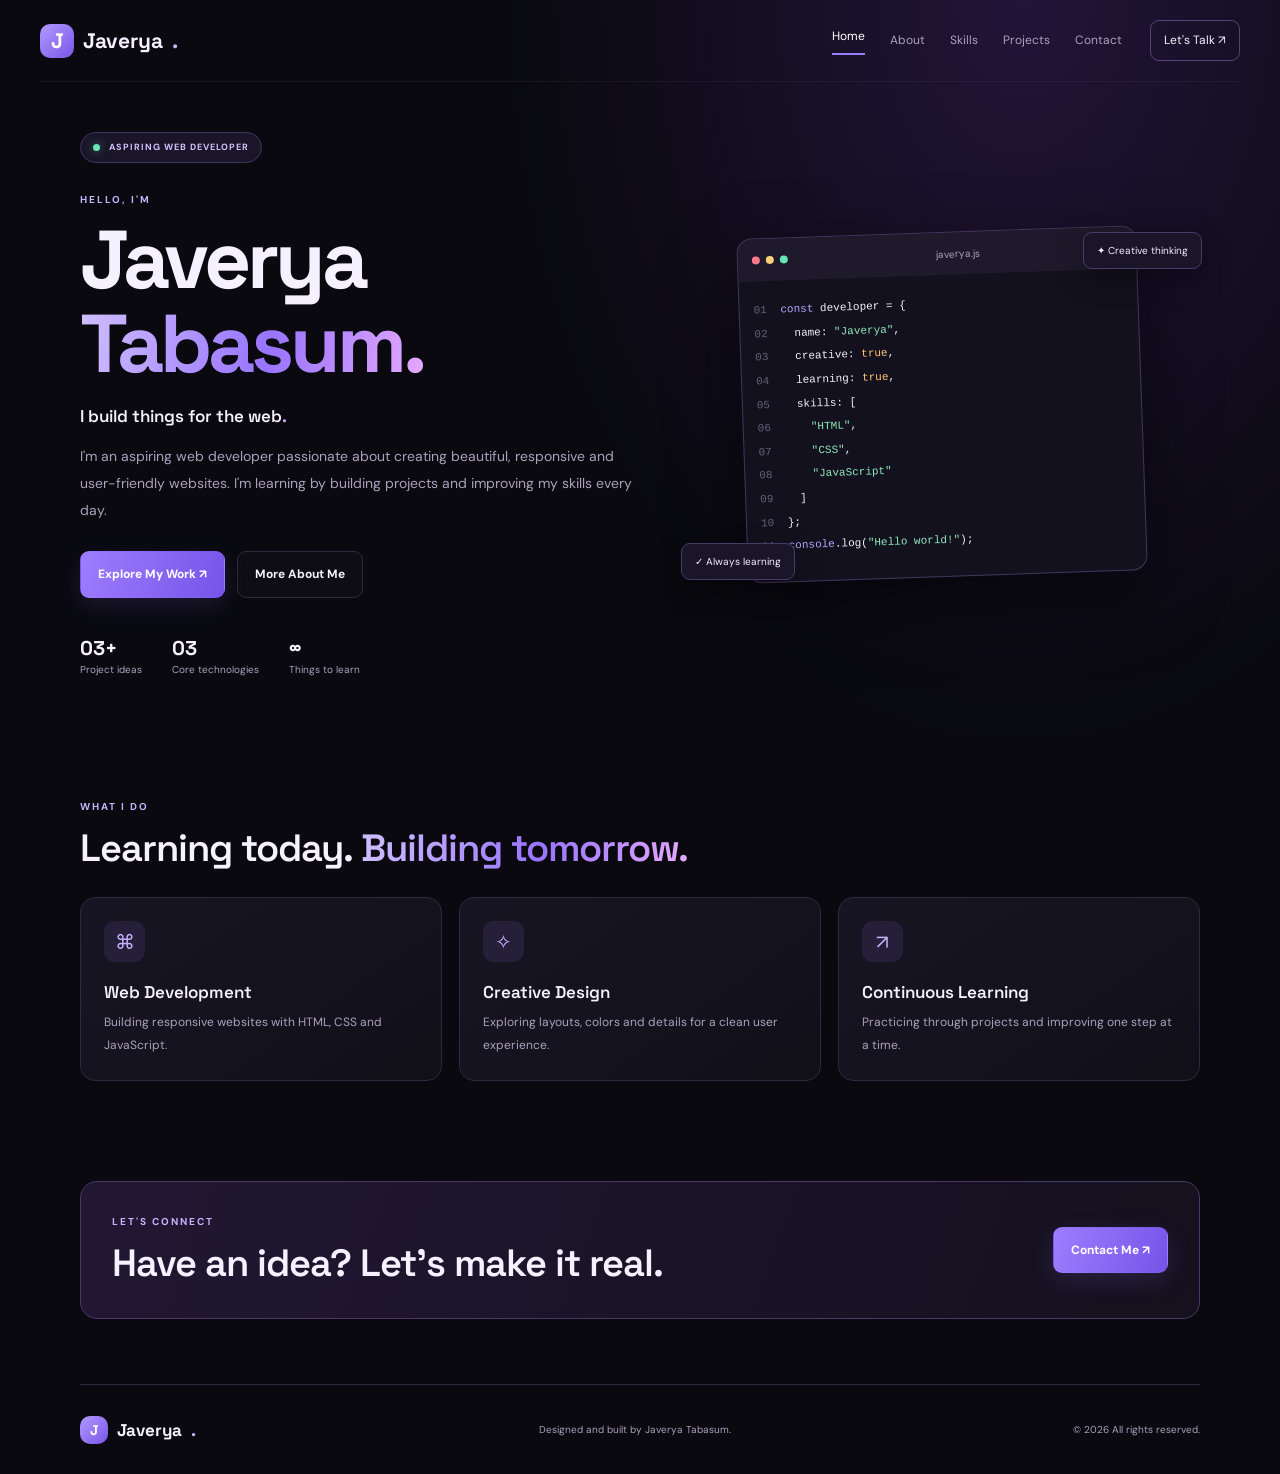
<file: index.html>
<!DOCTYPE html>
<html lang="en">
<head>
  <meta charset="UTF-8">
  <meta name="viewport" content="width=device-width, initial-scale=1.0">
  <meta name="description" content="Javerya Tabasum's web development portfolio.">
  <title>Javerya Tabasum | Portfolio</title>
  <link rel="stylesheet" href="css/style.css">
  <script src="js/script.js" defer></script>
</head>
<body>
  <header class="header">
    <a class="logo" href="index.html"><span>J</span> Javerya<span class="purple">.</span></a>
    <button class="menu-toggle" aria-label="Toggle menu" aria-expanded="false">☰</button>
    <nav class="nav">
      <a class="active" href="index.html">Home</a>
      <a href="about.html">About</a>
      <a href="skills.html">Skills</a>
      <a href="projects.html">Projects</a>
      <a href="contact.html">Contact</a>
    </nav>
    <a class="nav-cta" href="contact.html">Let's Talk ↗</a>
  </header>

  <main>
    <section class="hero container">
      <div class="hero-content">
        <p class="badge"><span class="dot"></span> ASPIRING WEB DEVELOPER</p>
        <p class="eyebrow">HELLO, I'M</p>
        <h1>Javerya<br><span class="gradient">Tabasum.</span></h1>
        <h2>I build things for the web<span class="purple">.</span></h2>
        <p class="description">
          I'm an aspiring web developer passionate about creating beautiful,
          responsive and user-friendly websites. I'm learning by building
          projects and improving my skills every day.
        </p>
        <div class="hero-buttons">
          <a class="btn primary" href="projects.html">Explore My Work ↗</a>
          <a class="btn secondary" href="about.html">More About Me</a>
        </div>
        <div class="quick-stats">
          <div><strong>03+</strong><span>Project ideas</span></div>
          <div><strong>03</strong><span>Core technologies</span></div>
          <div><strong>∞</strong><span>Things to learn</span></div>
        </div>
      </div>

      <div class="hero-visual">
        <div class="orb orb-one"></div>
        <div class="orb orb-two"></div>
        <div class="code-card">
          <div class="code-top"><span></span><span></span><span></span><small>javerya.js</small></div>
          <div class="code">
            <p><i>01</i> <b>const</b> developer = {</p>
            <p><i>02</i> &nbsp; name: <em>"Javerya"</em>,</p>
            <p><i>03</i> &nbsp; creative: <strong>true</strong>,</p>
            <p><i>04</i> &nbsp; learning: <strong>true</strong>,</p>
            <p><i>05</i> &nbsp; skills: [</p>
            <p><i>06</i> &nbsp; &nbsp; <em>"HTML"</em>,</p>
            <p><i>07</i> &nbsp; &nbsp; <em>"CSS"</em>,</p>
            <p><i>08</i> &nbsp; &nbsp; <em>"JavaScript"</em></p>
            <p><i>09</i> &nbsp; ]</p>
            <p><i>10</i> };</p>
            <p><i>11</i> <b>console</b>.log(<em>"Hello world!"</em>);</p>
          </div>
        </div>
        <div class="floating floating-top">✦ Creative thinking</div>
        <div class="floating floating-bottom">✓ Always learning</div>
      </div>
    </section>

    <section class="container section">
      <div class="section-heading">
        <div><p class="eyebrow">WHAT I DO</p><h2>Learning today. <span class="gradient">Building tomorrow.</span></h2></div>
      </div>
      <div class="cards three">
        <article class="card"><span class="card-icon">⌘</span><h3>Web Development</h3><p>Building responsive websites with HTML, CSS and JavaScript.</p></article>
        <article class="card"><span class="card-icon">✧</span><h3>Creative Design</h3><p>Exploring layouts, colors and details for a clean user experience.</p></article>
        <article class="card"><span class="card-icon">↗</span><h3>Continuous Learning</h3><p>Practicing through projects and improving one step at a time.</p></article>
      </div>
    </section>

    <section class="container callout">
      <div><p class="eyebrow">LET'S CONNECT</p><h2>Have an idea? Let's make it real.</h2></div>
      <a class="btn primary" href="contact.html">Contact Me ↗</a>
    </section>
  </main>

  <footer class="footer container">
    <a class="logo" href="index.html"><span>J</span> Javerya<span class="purple">.</span></a>
    <p>Designed and built by Javerya Tabasum.</p>
    <p>© <span class="year"></span> All rights reserved.</p>
  </footer>
</body>
</html>
</file>
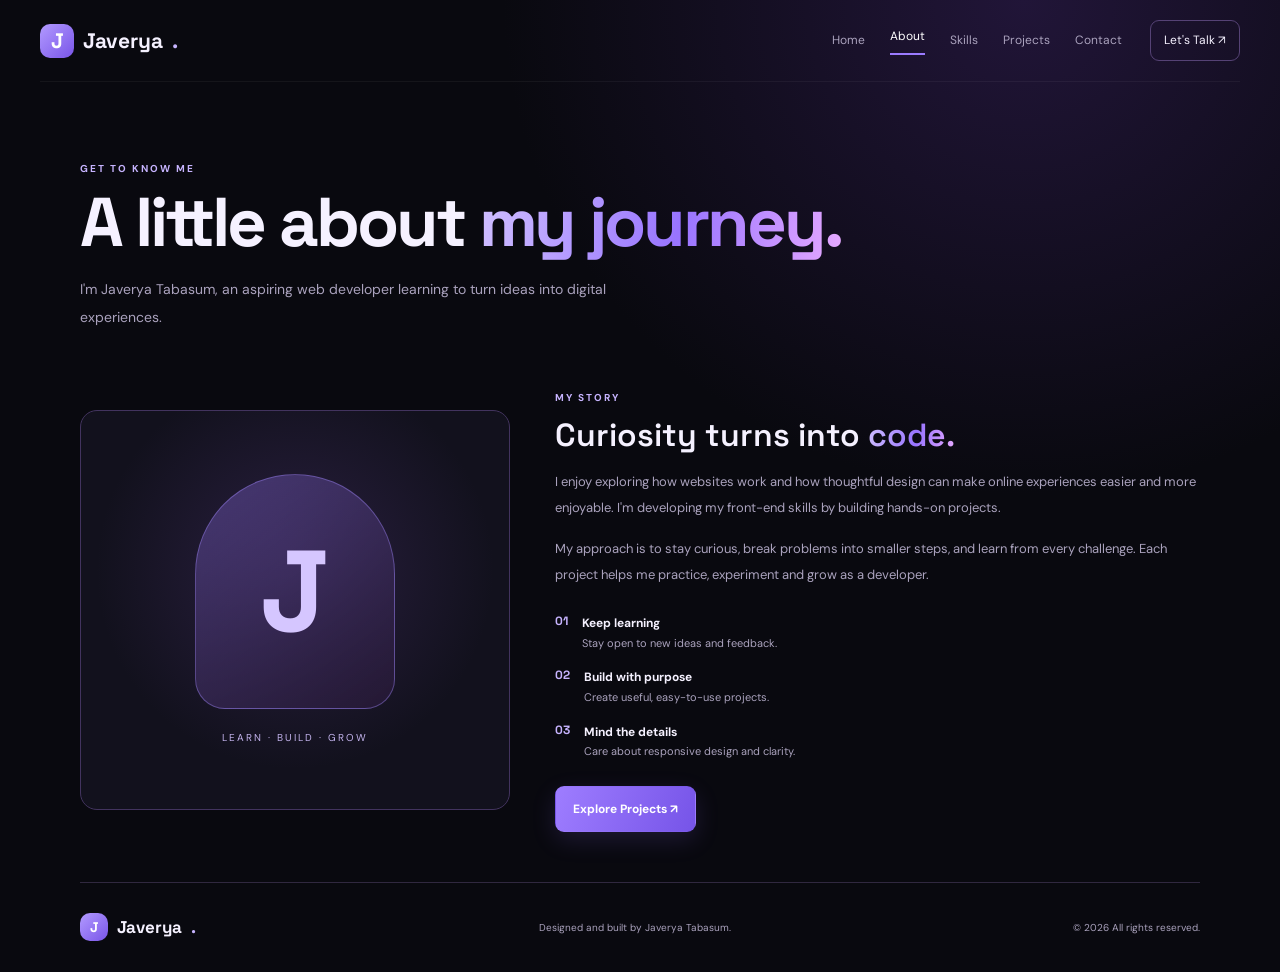
<file: about.html>
<!DOCTYPE html>
<html lang="en">
<head>
  <meta charset="UTF-8">
  <meta name="viewport" content="width=device-width, initial-scale=1.0">
  <title>About | Javerya Tabasum</title>
  <link rel="stylesheet" href="css/style.css">
  <script src="js/script.js" defer></script>
</head>
<body>
  <header class="header">
    <a class="logo" href="index.html"><span>J</span> Javerya<span class="purple">.</span></a>
    <button class="menu-toggle" aria-label="Toggle menu" aria-expanded="false">☰</button>
    <nav class="nav"><a href="index.html">Home</a><a class="active" href="about.html">About</a><a href="skills.html">Skills</a><a href="projects.html">Projects</a><a href="contact.html">Contact</a></nav>
    <a class="nav-cta" href="contact.html">Let's Talk ↗</a>
  </header>
  <main>
    <section class="page-heading container">
      <p class="eyebrow">GET TO KNOW ME</p>
      <h1>A little about <span class="gradient">my journey.</span></h1>
      <p class="description">I'm Javerya Tabasum, an aspiring web developer learning to turn ideas into digital experiences.</p>
    </section>
    <section class="container about-layout">
      <div class="about-art"><div class="big-letter">J</div><p>LEARN · BUILD · GROW</p></div>
      <div class="about-copy">
        <p class="eyebrow">MY STORY</p>
        <h2>Curiosity turns into <span class="gradient">code.</span></h2>
        <p>I enjoy exploring how websites work and how thoughtful design can make online experiences easier and more enjoyable. I'm developing my front-end skills by building hands-on projects.</p>
        <p>My approach is to stay curious, break problems into smaller steps, and learn from every challenge. Each project helps me practice, experiment and grow as a developer.</p>
        <div class="value-list">
          <div><b>01</b><span><strong>Keep learning</strong><small>Stay open to new ideas and feedback.</small></span></div>
          <div><b>02</b><span><strong>Build with purpose</strong><small>Create useful, easy-to-use projects.</small></span></div>
          <div><b>03</b><span><strong>Mind the details</strong><small>Care about responsive design and clarity.</small></span></div>
        </div>
        <a class="btn primary" href="projects.html">Explore Projects ↗</a>
      </div>
    </section>
  </main>
  <footer class="footer container"><a class="logo" href="index.html"><span>J</span> Javerya<span class="purple">.</span></a><p>Designed and built by Javerya Tabasum.</p><p>© <span class="year"></span> All rights reserved.</p></footer>
</body>
</html>
</file>
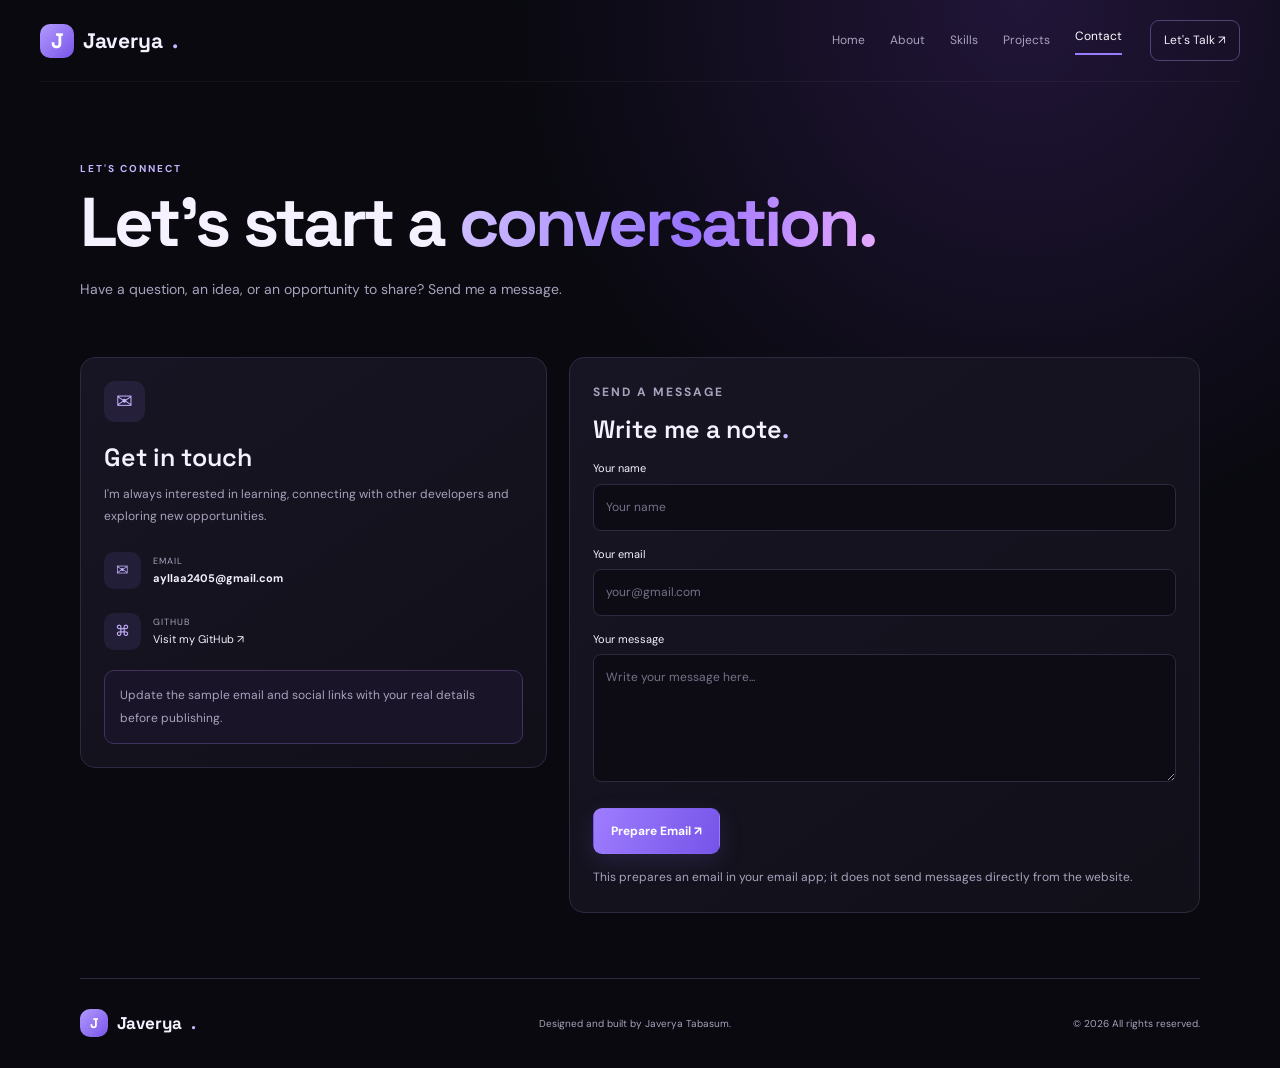
<file: contact.html>
<!DOCTYPE html>
<html lang="en">
<head>
  <meta charset="UTF-8">
  <meta name="viewport" content="width=device-width, initial-scale=1.0">
  <title>Contact | Javerya Tabasum</title>
  <link rel="stylesheet" href="css/style.css">
  <script src="js/script.js" defer></script>
</head>
<body>
  <header class="header">
    <a class="logo" href="index.html"><span>J</span> Javerya<span class="purple">.</span></a>
    <button class="menu-toggle" aria-label="Toggle menu" aria-expanded="false">☰</button>
    <nav class="nav"><a href="index.html">Home</a><a href="about.html">About</a><a href="skills.html">Skills</a><a href="projects.html">Projects</a><a class="active" href="contact.html">Contact</a></nav>
    <a class="nav-cta" href="contact.html">Let's Talk ↗</a>
  </header>
  <main>
    <section class="page-heading container">
      <p class="eyebrow">LET'S CONNECT</p>
      <h1>Let's start a <span class="gradient">conversation.</span></h1>
      <p class="description">Have a question, an idea, or an opportunity to share? Send me a message.</p>
    </section>
    <section class="container contact-layout">
      <div class="card contact-info">
        <span class="card-icon">✉</span>
        <h2>Get in touch</h2>
        <p>I'm always interested in learning, connecting with other developers and exploring new opportunities.</p>
        <div class="contact-detail"><span>✉</span><div><small>EMAIL</small><strong>ayllaa2405@gmail.com</strong></div></div>
        <div class="contact-detail"><span>⌘</span><div><small>GITHUB</small><a href="https://github.com/javerya-bot" target="_blank" rel="noopener noreferrer">Visit my GitHub ↗</a></div></div>

        <p class="notice">Update the sample email and social links with your real details before publishing.</p>
      </div>
      <form class="card contact-form" id="contactForm">
        <p class="eyebrow">SEND A MESSAGE</p>
        <h2>Write me a note<span class="purple">.</span></h2>
        <label for="name">Your name</label>
        <input id="name" name="name" type="text" placeholder="Your name" required maxlength="100">
        <label for="email">Your email</label>
        <input id="email" name="email" type="email" placeholder="your@gmail.com" required maxlength="150">
        <label for="message">Your message</label>
        <textarea id="message" name="message" rows="5" placeholder="Write your message here..." required maxlength="3000"></textarea>
        <button class="btn primary" type="submit">Prepare Email ↗</button>
        <p id="formNote" class="form-note">This prepares an email in your email app; it does not send messages directly from the website.</p>
      </form>
    </section>
  </main>
  <footer class="footer container"><a class="logo" href="index.html"><span>J</span> Javerya<span class="purple">.</span></a><p>Designed and built by Javerya Tabasum.</p><p>© <span class="year"></span> All rights reserved.</p></footer>
</body>
</html>
</file>
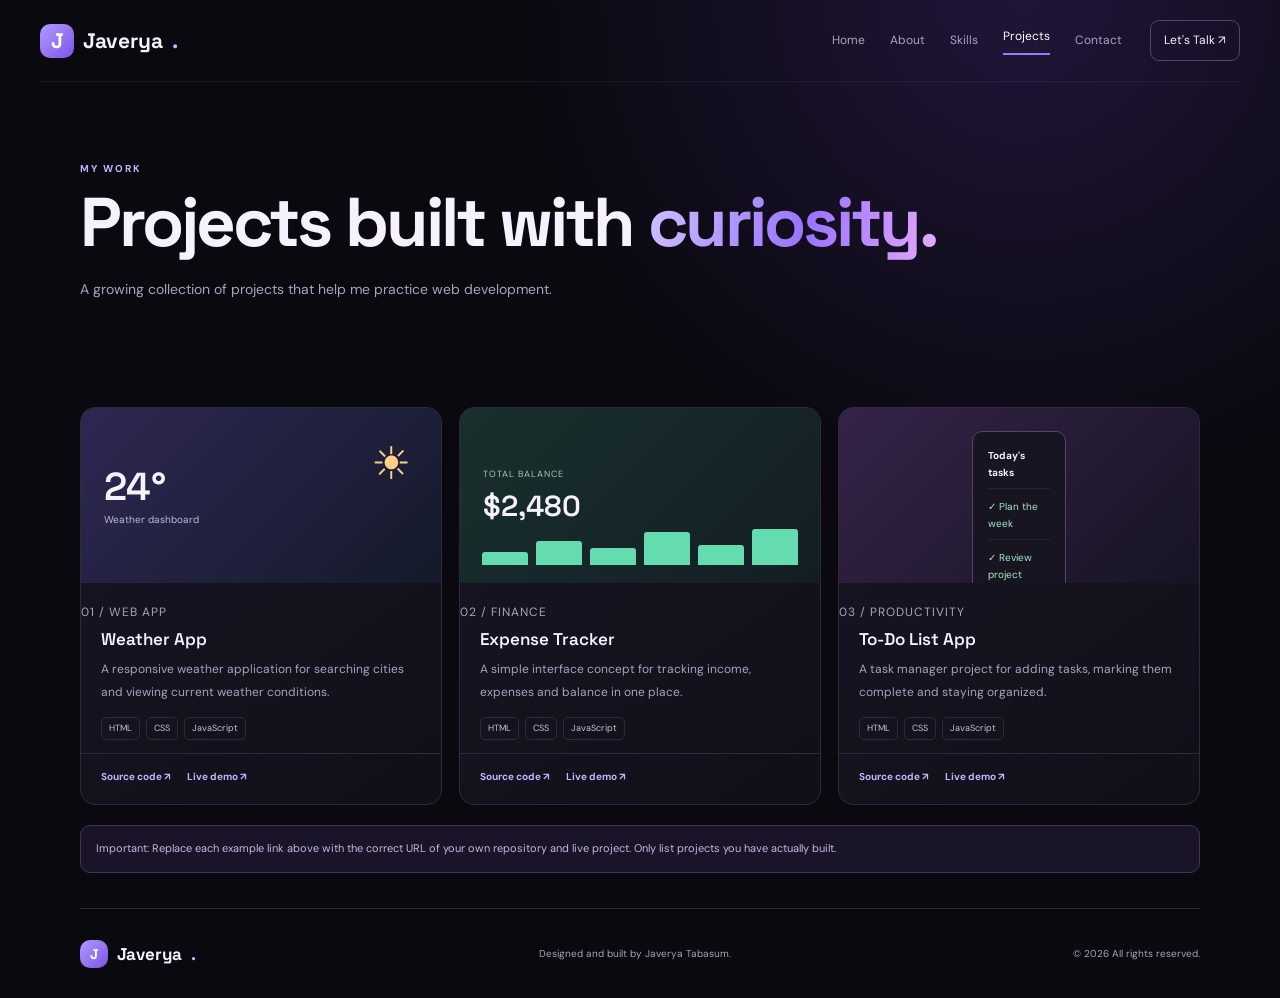
<file: projects.html>
<!DOCTYPE html>
<html lang="en">
<head>
  <meta charset="UTF-8">
  <meta name="viewport" content="width=device-width, initial-scale=1.0">
  <title>Projects | Javerya Tabasum</title>
  <link rel="stylesheet" href="css/style.css">
  <script src="js/script.js" defer></script>
</head>
<body>
  <header class="header">
    <a class="logo" href="index.html"><span>J</span> Javerya<span class="purple">.</span></a>
    <button class="menu-toggle" aria-label="Toggle menu" aria-expanded="false">☰</button>
    <nav class="nav"><a href="index.html">Home</a><a href="about.html">About</a><a href="skills.html">Skills</a><a class="active" href="projects.html">Projects</a><a href="contact.html">Contact</a></nav>
    <a class="nav-cta" href="contact.html">Let's Talk ↗</a>
  </header>
  <main>
    <section class="page-heading container">
      <p class="eyebrow">MY WORK</p>
      <h1>Projects built with <span class="gradient">curiosity.</span></h1>
      <p class="description">A growing collection of projects that help me practice web development.</p>
    </section>
    <section class="container section">
      <div class="cards three project-grid">
        <article class="card project-card">
          <div class="project-visual weather-visual"><span class="sun">☀</span><strong>24°</strong><small>Weather dashboard</small></div>
          <p class="project-type">01 / WEB APP</p><h3>Weather App</h3>
          <p>A responsive weather application for searching cities and viewing current weather conditions.</p>
          <div class="tags"><span>HTML</span><span>CSS</span><span>JavaScript</span></div>
          <div class="project-links"><a href="https://github.com/" target="_blank" rel="noopener noreferrer">Source code ↗</a><a href="https://github.io/" target="_blank" rel="noopener noreferrer">Live demo ↗</a></div>
        </article>
        <article class="card project-card">
          <div class="project-visual expense-visual"><small>TOTAL BALANCE</small><strong>$2,480</strong><div class="mini-bars"><i></i><i></i><i></i><i></i><i></i><i></i></div></div>
          <p class="project-type">02 / FINANCE</p><h3>Expense Tracker</h3>
          <p>A simple interface concept for tracking income, expenses and balance in one place.</p>
          <div class="tags"><span>HTML</span><span>CSS</span><span>JavaScript</span></div>
          <div class="project-links"><a href="https://github.com/" target="_blank" rel="noopener noreferrer">Source code ↗</a><a href="https://github.io/" target="_blank" rel="noopener noreferrer">Live demo ↗</a></div>
        </article>
        <article class="card project-card">
          <div class="project-visual todo-visual"><div class="todo-demo"><b>Today's tasks</b><p>✓ Plan the week</p><p>✓ Review project</p><p>○ Keep learning</p></div></div>
          <p class="project-type">03 / PRODUCTIVITY</p><h3>To-Do List App</h3>
          <p>A task manager project for adding tasks, marking them complete and staying organized.</p>
          <div class="tags"><span>HTML</span><span>CSS</span><span>JavaScript</span></div>
          <div class="project-links"><a href="https://github.com/" target="_blank" rel="noopener noreferrer">Source code ↗</a><a href="https://github.io/" target="_blank" rel="noopener noreferrer">Live demo ↗</a></div>
        </article>
      </div>
      <p class="notice">Important: Replace each example link above with the correct URL of your own repository and live project. Only list projects you have actually built.</p>
    </section>
  </main>
  <footer class="footer container"><a class="logo" href="index.html"><span>J</span> Javerya<span class="purple">.</span></a><p>Designed and built by Javerya Tabasum.</p><p>© <span class="year"></span> All rights reserved.</p></footer>
</body>
</html>
</file>
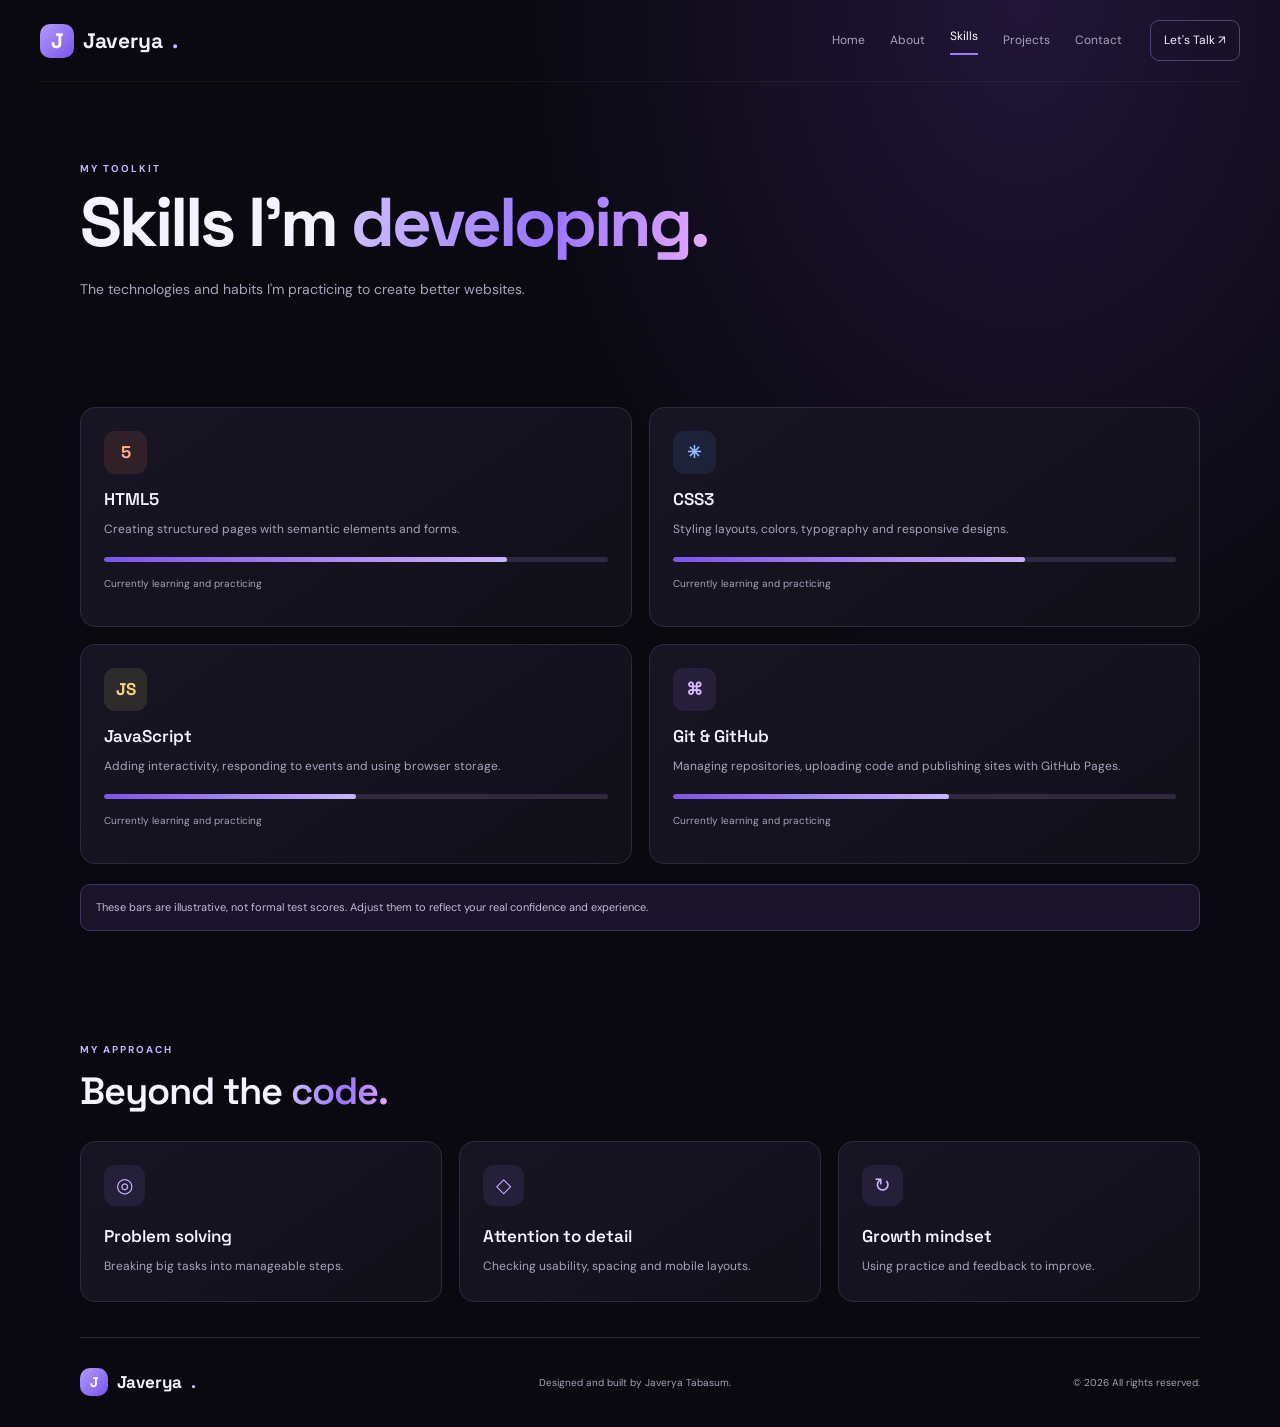
<file: skills.html>
<!DOCTYPE html>
<html lang="en">
<head>
  <meta charset="UTF-8">
  <meta name="viewport" content="width=device-width, initial-scale=1.0">
  <title>Skills | Javerya Tabasum</title>
  <link rel="stylesheet" href="css/style.css">
  <script src="js/script.js" defer></script>
</head>
<body>
  <header class="header">
    <a class="logo" href="index.html"><span>J</span> Javerya<span class="purple">.</span></a>
    <button class="menu-toggle" aria-label="Toggle menu" aria-expanded="false">☰</button>
    <nav class="nav"><a href="index.html">Home</a><a href="about.html">About</a><a class="active" href="skills.html">Skills</a><a href="projects.html">Projects</a><a href="contact.html">Contact</a></nav>
    <a class="nav-cta" href="contact.html">Let's Talk ↗</a>
  </header>
  <main>
    <section class="page-heading container">
      <p class="eyebrow">MY TOOLKIT</p>
      <h1>Skills I'm <span class="gradient">developing.</span></h1>
      <p class="description">The technologies and habits I'm practicing to create better websites.</p>
    </section>
    <section class="container section">
      <div class="cards two">
        <article class="card skill-card"><div class="skill-symbol html">5</div><h3>HTML5</h3><p>Creating structured pages with semantic elements and forms.</p><div class="progress"><span style="width:80%"></span></div><small>Currently learning and practicing</small></article>
        <article class="card skill-card"><div class="skill-symbol css">✳</div><h3>CSS3</h3><p>Styling layouts, colors, typography and responsive designs.</p><div class="progress"><span style="width:70%"></span></div><small>Currently learning and practicing</small></article>
        <article class="card skill-card"><div class="skill-symbol js">JS</div><h3>JavaScript</h3><p>Adding interactivity, responding to events and using browser storage.</p><div class="progress"><span style="width:50%"></span></div><small>Currently learning and practicing</small></article>
        <article class="card skill-card"><div class="skill-symbol git">⌘</div><h3>Git & GitHub</h3><p>Managing repositories, uploading code and publishing sites with GitHub Pages.</p><div class="progress"><span style="width:55%"></span></div><small>Currently learning and practicing</small></article>
      </div>
      <p class="notice">These bars are illustrative, not formal test scores. Adjust them to reflect your real confidence and experience.</p>
    </section>
    <section class="container section">
      <div class="section-heading"><div><p class="eyebrow">MY APPROACH</p><h2>Beyond the <span class="gradient">code.</span></h2></div></div>
      <div class="cards three">
        <article class="card"><span class="card-icon">◎</span><h3>Problem solving</h3><p>Breaking big tasks into manageable steps.</p></article>
        <article class="card"><span class="card-icon">◇</span><h3>Attention to detail</h3><p>Checking usability, spacing and mobile layouts.</p></article>
        <article class="card"><span class="card-icon">↻</span><h3>Growth mindset</h3><p>Using practice and feedback to improve.</p></article>
      </div>
    </section>
  </main>
  <footer class="footer container"><a class="logo" href="index.html"><span>J</span> Javerya<span class="purple">.</span></a><p>Designed and built by Javerya Tabasum.</p><p>© <span class="year"></span> All rights reserved.</p></footer>
</body>
</html>
</file>
<file: css/style.css>
@import url('https://fonts.googleapis.com/css2?family=DM+Sans:wght@400;500;600;700&family=Space+Grotesk:wght@400;500;600;700&display=swap');

:root {
  --bg: #09090f;
  --panel: #13121e;
  --panel2: #1b172b;
  --border: #30283f;
  --text: #f5f1ff;
  --muted: #aaa2bd;
  --purple: #9b7bff;
  --purple-light: #c7b4ff;
  --green: #65e6b5;
}
* { box-sizing: border-box; margin: 0; padding: 0; }
html { scroll-behavior: smooth; }
body {
  min-height: 100vh;
  background: radial-gradient(ellipse at 80% 0%, #211538 0, transparent 36%), var(--bg);
  color: var(--text);
  font: 15px/1.7 'DM Sans', sans-serif;
}
a { color: inherit; text-decoration: none; }
button, input, textarea { font: inherit; }
button, a { -webkit-tap-highlight-color: transparent; }
a:focus-visible, button:focus-visible, input:focus-visible, textarea:focus-visible {
  outline: 2px solid var(--purple-light); outline-offset: 3px;
}
.container { width: min(1120px, calc(100% - 44px)); margin-inline: auto; }
.purple { color: var(--purple-light); }
.gradient {
  background: linear-gradient(100deg, #d0c0ff, #9874ff 55%, #e6a9ff);
  -webkit-background-clip: text; background-clip: text; color: transparent;
}
.header {
  width: min(1200px, calc(100% - 44px)); min-height: 82px; margin: auto;
  display: flex; align-items: center; gap: 28px; border-bottom: 1px solid #ffffff0c;
}
.logo { display: inline-flex; align-items: center; gap: 9px; font: 700 21px 'Space Grotesk', sans-serif; white-space: nowrap; }
.logo > span:first-child {
  display: grid; place-items: center; width: 34px; height: 34px;
  background: linear-gradient(135deg, #b29aff, #7955e8); color: white; border-radius: 10px;
}
.nav { display: flex; align-items: center; gap: 25px; margin-left: auto; }
.nav a { font-size: 12px; color: var(--muted); }
.nav a:hover, .nav a.active { color: white; }
.nav a.active { border-bottom: 2px solid var(--purple); padding-bottom: 7px; }
.nav-cta { padding: 9px 13px; border: 1px solid #554275; border-radius: 9px; font-size: 12px; }
.menu-toggle { display: none; background: transparent; border: 0; color: white; font-size: 25px; }
.hero { min-height: 570px; display: grid; grid-template-columns: 1.05fr .95fr; align-items: center; gap: 32px; padding-top: 50px; padding-bottom: 45px; }
.badge { display: inline-flex; align-items: center; gap: 9px; padding: 7px 12px; border: 1px solid #42335b; background: #1b152a; border-radius: 40px; color: #d2c4ff; font-size: 9px; font-weight: 700; letter-spacing: 1px; margin-bottom: 28px; }
.dot { width: 7px; height: 7px; border-radius: 50%; background: var(--green); box-shadow: 0 0 10px #65e6b577; }
.eyebrow { color: var(--purple-light); font-size: 10px; font-weight: 700; letter-spacing: 2px; margin-bottom: 10px; }
.hero h1, .page-heading h1 { font: 700 clamp(53px, 7vw, 82px)/1.02 'Space Grotesk', sans-serif; letter-spacing: -4px; margin: 9px 0 19px; }
.hero h2 { font: 600 17px 'Space Grotesk', sans-serif; }
.description { color: var(--muted); max-width: 560px; font-size: 14px; line-height: 1.95; margin-top: 16px; }
.hero-buttons { display: flex; gap: 12px; flex-wrap: wrap; margin-top: 27px; }
.btn { display: inline-flex; align-items: center; justify-content: center; padding: 12px 17px; border-radius: 9px; font-size: 12px; font-weight: 700; border: 1px solid transparent; cursor: pointer; transition: transform .2s; }
.btn:hover { transform: translateY(-2px); }
.primary { color: white; background: linear-gradient(110deg, #9e7dff, #7654e8); box-shadow: 0 8px 25px #9275ff26; }
.secondary { border-color: var(--border); background: #ffffff04; }
.quick-stats { display: flex; gap: 30px; margin-top: 37px; }
.quick-stats div { display: grid; gap: 0; }
.quick-stats strong { font: 700 20px 'Space Grotesk', sans-serif; }
.quick-stats span { color: var(--muted); font-size: 10px; }
.hero-visual { height: 390px; display: grid; place-items: center; position: relative; }
.orb { position: absolute; border: 1px solid #b49aff25; border-radius: 50%; }
.orb-one { width: 330px; height: 280px; transform: rotate(-22deg); }
.orb-two { width: 280px; height: 360px; transform: rotate(30deg); }
.code-card { width: min(400px, 100%); z-index: 1; overflow: hidden; border: 1px solid #45365f; border-radius: 15px; background: #12111d; box-shadow: 0 25px 70px #0008; transform: rotate(-2deg); }
.code-top { height: 42px; display: flex; align-items: center; gap: 6px; padding: 0 14px; background: #1e1a2b; }
.code-top span { width: 8px; height: 8px; border-radius: 50%; background: #ff788c; }
.code-top span:nth-child(2) { background: #ffd078; }
.code-top span:nth-child(3) { background: #65e6b5; }
.code-top small { margin: auto; color: var(--muted); font-size: 10px; }
.code { padding: 18px 14px 23px; font: 11px/2.15 ui-monospace, Consolas, monospace; overflow-x: auto; }
.code p { white-space: pre; }
.code i { color: #666078; font-style: normal; margin-right: 7px; }
.code b { color: #bba4ff; font-weight: 500; }
.code em { color: #8fe8bd; font-style: normal; }
.code strong { color: #ffc77e; font-weight: 500; }
.floating { position: absolute; z-index: 2; padding: 9px 13px; background: #1a1529; border: 1px solid #4a3a68; border-radius: 9px; font-size: 10px; box-shadow: 0 10px 30px #0005; }
.floating-top { top: 22px; right: -2px; }
.floating-bottom { bottom: 20px; left: -2px; }
.section { padding-top: 75px; padding-bottom: 35px; }
.section-heading { margin-bottom: 25px; }
.section-heading h2, .callout h2 { font: 600 clamp(27px, 4vw, 38px)/1.25 'Space Grotesk', sans-serif; letter-spacing: -1px; }
.cards { display: grid; gap: 17px; }
.cards.three { grid-template-columns: repeat(3, minmax(0, 1fr)); }
.cards.two { grid-template-columns: repeat(2, minmax(0, 1fr)); }
.card { padding: 23px; background: linear-gradient(145deg, #171523, #111019); border: 1px solid var(--border); border-radius: 15px; }
.card-icon { display: grid; place-items: center; width: 41px; height: 41px; background: #9b7bff1c; border-radius: 11px; color: var(--purple-light); font-size: 20px; margin-bottom: 19px; }
.card h3 { font: 600 17px 'Space Grotesk', sans-serif; margin-bottom: 8px; }
.card > p { color: var(--muted); font-size: 12px; line-height: 1.9; }
.callout { display: flex; align-items: center; justify-content: space-between; gap: 20px; padding: 31px; margin-top: 65px; margin-bottom: 65px; border: 1px solid #4a3967; border-radius: 17px; background: linear-gradient(110deg, #211733, #15111e); }
.footer { min-height: 90px; border-top: 1px solid var(--border); display: flex; align-items: center; justify-content: space-between; gap: 15px; flex-wrap: wrap; color: var(--muted); font-size: 10px; }
.footer .logo { color: var(--text); font-size: 17px; }
.footer .logo > span:first-child { width: 28px; height: 28px; font-size: 14px; }
.page-heading { padding-top: 78px; padding-bottom: 28px; }
.page-heading h1 { font-size: clamp(45px, 6vw, 69px); letter-spacing: -3px; }
.page-heading .description { margin-top: 0; }
.about-layout { display: grid; grid-template-columns: .8fr 1.2fr; gap: 45px; align-items: center; padding-top: 30px; padding-bottom: 50px; }
.about-art { min-height: 400px; border: 1px solid #42335e; border-radius: 17px; background: radial-gradient(circle at 50% 40%, #593b8555, transparent 62%), #12111d; display: grid; place-content: center; justify-items: center; }
.big-letter { width: 200px; height: 235px; display: grid; place-items: center; border: 1px solid #a48aff66; border-radius: 100px 100px 30px 30px; background: linear-gradient(145deg, #9b7bff55, #241833); color: #d5c6ff; font: 700 115px 'Space Grotesk', sans-serif; }
.about-art p { color: #c4b4ee; font-size: 10px; letter-spacing: 2px; margin-top: 20px; }
.about-copy h2 { font: 600 32px/1.2 'Space Grotesk', sans-serif; }
.about-copy > p:not(.eyebrow) { color: var(--muted); font-size: 13px; line-height: 2; margin-top: 15px; }
.value-list { display: grid; gap: 15px; margin: 25px 0; }
.value-list > div { display: flex; gap: 14px; }
.value-list b { color: var(--purple-light); font: 700 12px 'Space Grotesk', sans-serif; }
.value-list strong, .value-list small { display: block; }
.value-list strong { font-size: 12px; }
.value-list small { color: var(--muted); font-size: 11px; }
.skill-card { min-height: 220px; }
.skill-symbol { display: grid; place-items: center; width: 43px; height: 43px; border-radius: 11px; font: 700 17px 'Space Grotesk', sans-serif; margin-bottom: 14px; }
.html { color: #ffad8c; background: #ff805b1c; }
.css { color: #91bdff; background: #5896ff1c; }
.js { color: #f4d77d; background: #f6d8751c; }
.git { color: #d5b6ff; background: #ad79ff1c; }
.progress { height: 5px; background: #30283f; border-radius: 9px; margin: 17px 0 8px; overflow: hidden; }
.progress span { display: block; height: 100%; background: linear-gradient(90deg, #7956e9, #c7b4ff); border-radius: inherit; }
.skill-card small { color: var(--muted); font-size: 10px; }
.notice { margin-top: 20px; padding: 13px 15px; border: 1px solid #42335e; background: #191428; border-radius: 10px; color: #c5b8df; font-size: 11px; line-height: 1.8; }
.project-card { padding: 0; overflow: hidden; transition: transform .2s, border-color .2s; }
.project-card:hover { transform: translateY(-4px); border-color: #6b5495; }
.project-visual { height: 175px; display: flex; flex-direction: column; justify-content: center; padding: 23px; position: relative; overflow: hidden; }
.weather-visual { background: linear-gradient(135deg, #2d2852, #151a2a); }
.weather-visual .sun { position: absolute; right: 30px; top: 18px; font-size: 45px; color: #ffcf85; }
.weather-visual strong { font: 600 39px 'Space Grotesk', sans-serif; }
.weather-visual small { color: #c1b8df; font-size: 10px; }
.expense-visual { background: linear-gradient(135deg, #19302e, #131e24); }
.expense-visual small { color: #a4c9b9; font-size: 9px; letter-spacing: 1px; }
.expense-visual strong { font: 600 29px 'Space Grotesk', sans-serif; margin-top: 5px; }
.mini-bars { position: absolute; bottom: 18px; left: 22px; right: 22px; height: 36px; display: flex; align-items: end; gap: 8px; }
.mini-bars i { flex: 1; height: 35%; background: #65dcb0; border-radius: 3px 3px 0 0; }
.mini-bars i:nth-child(2) { height: 65%; }.mini-bars i:nth-child(3) { height: 45%; }.mini-bars i:nth-child(4) { height: 90%; }.mini-bars i:nth-child(5) { height: 55%; }.mini-bars i:nth-child(6) { height: 100%; }
.todo-visual { background: linear-gradient(135deg, #352347, #171424); display: grid; place-items: center; }
.todo-demo { width: 83%; background: #171522; border: 1px solid #59436c; border-radius: 10px; padding: 15px; font-size: 10px; }
.todo-demo p { color: #d1c7e3; padding-top: 9px; margin-top: 7px; border-top: 1px solid #ffffff10; }
.todo-demo p:nth-child(n+2) { color: #a8e8c9; }
.project-type { color: var(--purple-light); font-size: 9px; letter-spacing: 1px; margin-top: 18px; }
.project-card h3 { padding: 0 20px; margin-top: 5px; }
.project-card > p:not(.project-type) { padding: 0 20px; }
.tags { display: flex; gap: 6px; flex-wrap: wrap; padding: 13px 20px; }
.tags span { border: 1px solid var(--border); border-radius: 5px; padding: 3px 7px; color: #c9c1dc; font-size: 9px; }
.project-links { display: flex; gap: 16px; padding: 14px 20px 19px; border-top: 1px solid var(--border); }
.project-links a { color: var(--purple-light); font-size: 10px; font-weight: 700; }
.contact-layout { display: grid; grid-template-columns: .85fr 1.15fr; gap: 22px; padding-top: 25px; padding-bottom: 65px; align-items: start; }
.contact-info h2, .contact-form h2 { font: 600 25px 'Space Grotesk', sans-serif; margin-bottom: 10px; }
.contact-info > p { color: var(--muted); font-size: 12px; line-height: 1.9; }
.contact-detail { display: flex; align-items: center; gap: 12px; margin-top: 24px; }
.contact-detail > span { display: grid; place-items: center; width: 37px; height: 37px; border-radius: 10px; background: #9b7bff1b; color: var(--purple-light); }
.contact-detail small, .contact-detail strong, .contact-detail a { display: block; }
.contact-detail small { color: var(--muted); font-size: 9px; letter-spacing: 1px; }
.contact-detail strong, .contact-detail a { font-size: 11px; }
.contact-form label { display: block; font-size: 11px; margin: 14px 0 6px; }
.contact-form input, .contact-form textarea { width: 100%; padding: 12px; border: 1px solid var(--border); border-radius: 8px; background: #0d0c15; color: var(--text); font-size: 12px; }
.contact-form textarea { resize: vertical; }
.contact-form input::placeholder, .contact-form textarea::placeholder { color: #777087; }
.contact-form button { margin-top: 17px; }
.form-note { color: var(--muted); font-size: 10px; margin-top: 12px; }
@media (max-width: 850px) {
  .header { gap: 15px; }.nav { gap: 14px; }.nav-cta { display: none; }
  .hero { grid-template-columns: 1fr 1fr; }.hero h1 { font-size: 65px; }
  .cards.three { grid-template-columns: repeat(2, minmax(0, 1fr)); }
}
@media (max-width: 650px) {
  .container, .header { width: calc(100% - 32px); }
  .header { min-height: 70px; justify-content: space-between; position: relative; }
  .menu-toggle { display: block; }
  .nav { display: none; position: absolute; z-index: 5; top: 63px; left: 0; right: 0; padding: 12px; background: #171322; border: 1px solid var(--border); border-radius: 12px; box-shadow: 0 15px 35px #0008; }
  .nav.open { display: flex; flex-direction: column; align-items: stretch; gap: 0; }
  .nav a { padding: 10px 8px; }.nav a.active { border-bottom: 0; color: var(--purple-light); }
  .hero { grid-template-columns: 1fr; padding-top: 48px; gap: 5px; }
  .hero h1 { font-size: 64px; }.hero-visual { height: 320px; }
  .orb-one { width: 285px; height: 250px; }.orb-two { width: 240px; height: 310px; }
  .code { font-size: 10px; }.floating-top { top: 5px; right: 0; }.floating-bottom { bottom: 5px; left: 0; }
  .quick-stats { gap: 22px; }.section { padding-top: 55px; }
  .cards.three, .cards.two, .about-layout, .contact-layout { grid-template-columns: 1fr; }
  .page-heading { padding-top: 55px; }.page-heading h1 { font-size: 46px; letter-spacing: -2px; }
  .about-layout { gap: 28px; }.about-art { min-height: 330px; }
  .callout { align-items: flex-start; flex-direction: column; padding: 24px; margin-top: 45px; margin-bottom: 45px; }
  .footer { padding: 22px 0; justify-content: flex-start; }.footer p:last-child { width: 100%; }
}
@media (prefers-reduced-motion: reduce) { *, *::before, *::after { scroll-behavior: auto !important; transition: none !important; } }
</file>
